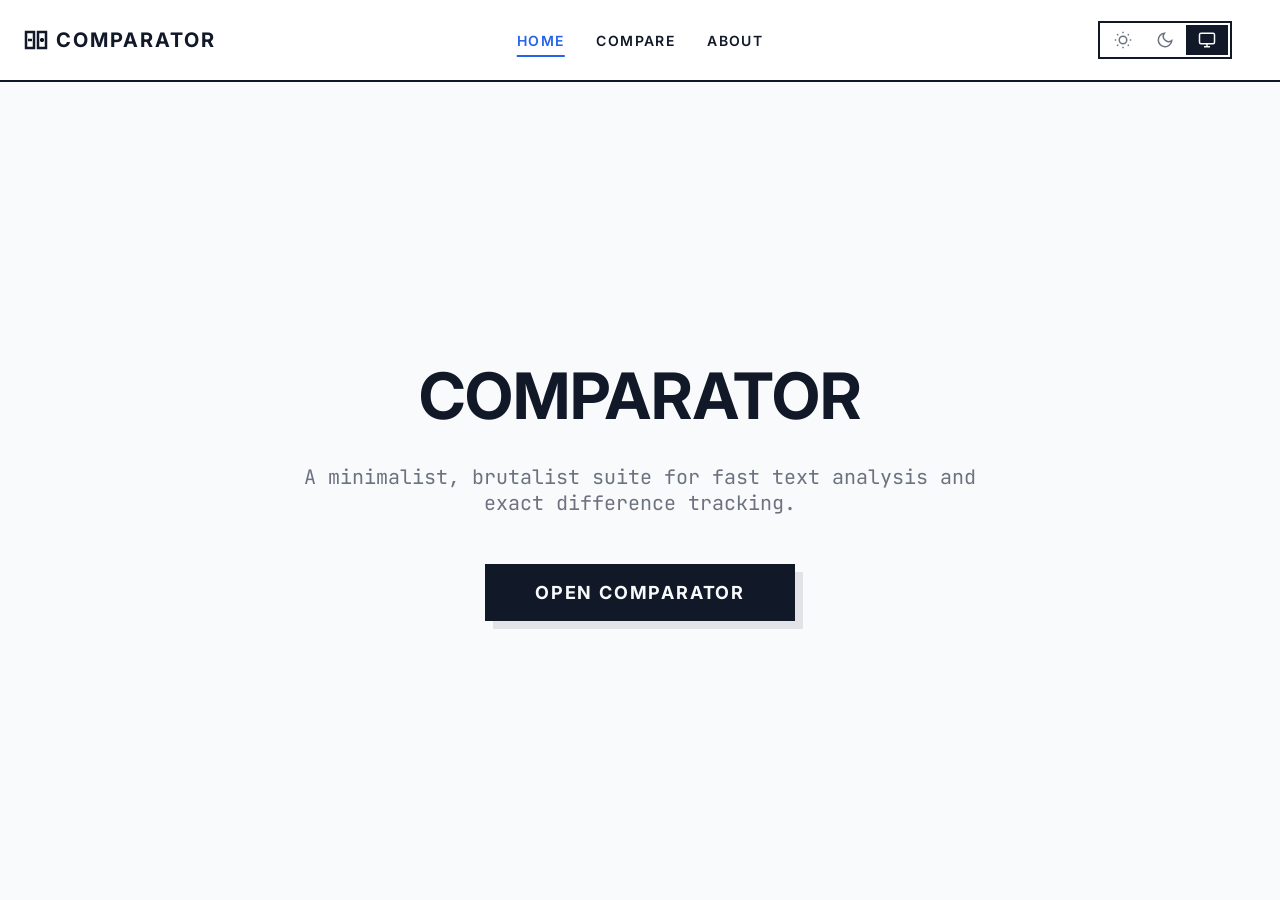
<file: index.html>
<!DOCTYPE html>
<html lang="en">
<head>
    <meta charset="UTF-8">
    <meta name="viewport" content="width=device-width, initial-scale=1.0">
    <title>Comparator | Home</title>
    <link rel="preconnect" href="https://fonts.googleapis.com">
    <link rel="preconnect" href="https://fonts.gstatic.com" crossorigin>
    <link href="https://fonts.googleapis.com/css2?family=Inter:wght@300;400;500;600;700&family=JetBrains+Mono:wght@400;500&display=swap" rel="stylesheet">
    <link rel="stylesheet" href="style.css">
    <!-- Inline script to prevent theme flash -->
    <script>
        const t = localStorage.getItem('theme') || 'system';
        if (t === 'dark' || (t === 'system' && window.matchMedia('(prefers-color-scheme: dark)').matches)) { document.documentElement.classList.add('dark'); }
    </script>
</head>
<body>

    <!-- Change class to set layout: nav-default | nav-left | nav-center | nav-side -->
<!-- Change class to: nav-right (Default), nav-left, or nav-center -->
<!-- Example Mix: Desktop Right Align + Mobile Top Drawer + Floating Container -->
<nav class="navbar nav-center drawer-right nav-bottom">
    <div class="nav-content">
        <!-- 1. Logo -->
        <!-- <a href="index.html" class="nav-logo uppercase tracking-widest">Comparator</a> -->
        <!-- 1. Logo (Replace this in all your HTML files) -->
<a href="index.html" class="nav-logo uppercase tracking-widest" style="display: flex; align-items: center; gap: 0.5rem;">
    <svg xmlns="http://www.w3.org/2000/svg" viewBox="0 0 24 24" fill="none" stroke="currentColor" stroke-width="2.5" style="width: 1.5rem; height: 1.5rem;">
        <!-- Left Document (Minus) -->
        <rect x="2" y="4" width="8" height="16"></rect>
        <line x1="4" y1="12" x2="8" y2="12"></line>
        <!-- Right Document (Plus) -->
        <rect x="14" y="4" width="8" height="16"></rect>
        <line x1="16" y1="12" x2="20" y2="12"></line>
        <line x1="18" y1="10" x2="18" y2="14"></line>
    </svg>
    Comparator
</a>
        <!-- 2. Nav Links & Theme Switcher (Combined for Mobile Drawer Support) -->
        <div class="nav-center-group" id="nav-center-group">
            <div class="nav-links uppercase tracking-widest">
                <a href="index.html" class="nav-link active">Home</a>
                <a href="compare.html" class="nav-link">Compare</a>
                <a href="about.html" class="nav-link">About</a>
            </div>

            <!-- Modern Icon Theme Switcher -->
            <div class="theme-switcher-nav">
                <button id="theme-light" class="theme-icon-btn" aria-label="Light Theme">
                    <svg viewBox="0 0 24 24"><circle cx="12" cy="12" r="5"></circle><line x1="12" y1="1" x2="12" y2="3"></line><line x1="12" y1="21" x2="12" y2="23"></line><line x1="4.22" y1="4.22" x2="5.64" y2="5.64"></line><line x1="18.36" y1="18.36" x2="19.78" y2="19.78"></line><line x1="1" y1="12" x2="3" y2="12"></line><line x1="21" y1="12" x2="23" y2="12"></line><line x1="4.22" y1="19.78" x2="5.64" y2="18.36"></line><line x1="18.36" y1="5.64" x2="19.78" y2="4.22"></line></svg>
                </button>
                <button id="theme-dark" class="theme-icon-btn" aria-label="Dark Theme">
                    <svg viewBox="0 0 24 24"><path d="M21 12.79A9 9 0 1 1 11.21 3 7 7 0 0 0 21 12.79z"></path></svg>
                </button>
                <button id="theme-system" class="theme-icon-btn" aria-label="System Theme">
                    <svg viewBox="0 0 24 24"><rect x="2" y="3" width="20" height="14" rx="2" ry="2"></rect><line x1="8" y1="21" x2="16" y2="21"></line><line x1="12" y1="17" x2="12" y2="21"></line></svg>
                </button>
            </div>
        </div>

        <!-- 3. Mobile Hamburger Toggle -->
        <div class="nav-actions">
            <button class="nav-toggle" id="mobile-menu-btn" aria-label="Toggle menu">
                <div class="hamburger">
                    <span class="line"></span>
                    <span class="line"></span>
                    <span class="line"></span>
                </div>
            </button>
        </div>
    </div>
</nav>

    <main class="container flex-grow" style="display: flex; flex-direction: column; align-items: center; justify-content: center; text-align: center; gap: 2rem; padding: 3rem 1.5rem;">
        <h1 class="uppercase font-bold" style="font-size: clamp(3rem, 5vw, 4.5rem); line-height: 1.1;">Comparator</h1>
        <p class="text-muted font-mono" style="font-size: 1.25rem; max-width: 42rem;">
A minimalist, brutalist suite for fast text analysis and exact difference tracking.        </p>
        <a href="compare.html" class="btn-primary uppercase tracking-widest" style="margin-top: 1rem;">
            Open Comparator
        </a>
    </main>

    <script src="script.js" defer></script>
</body>
</html>
</file>
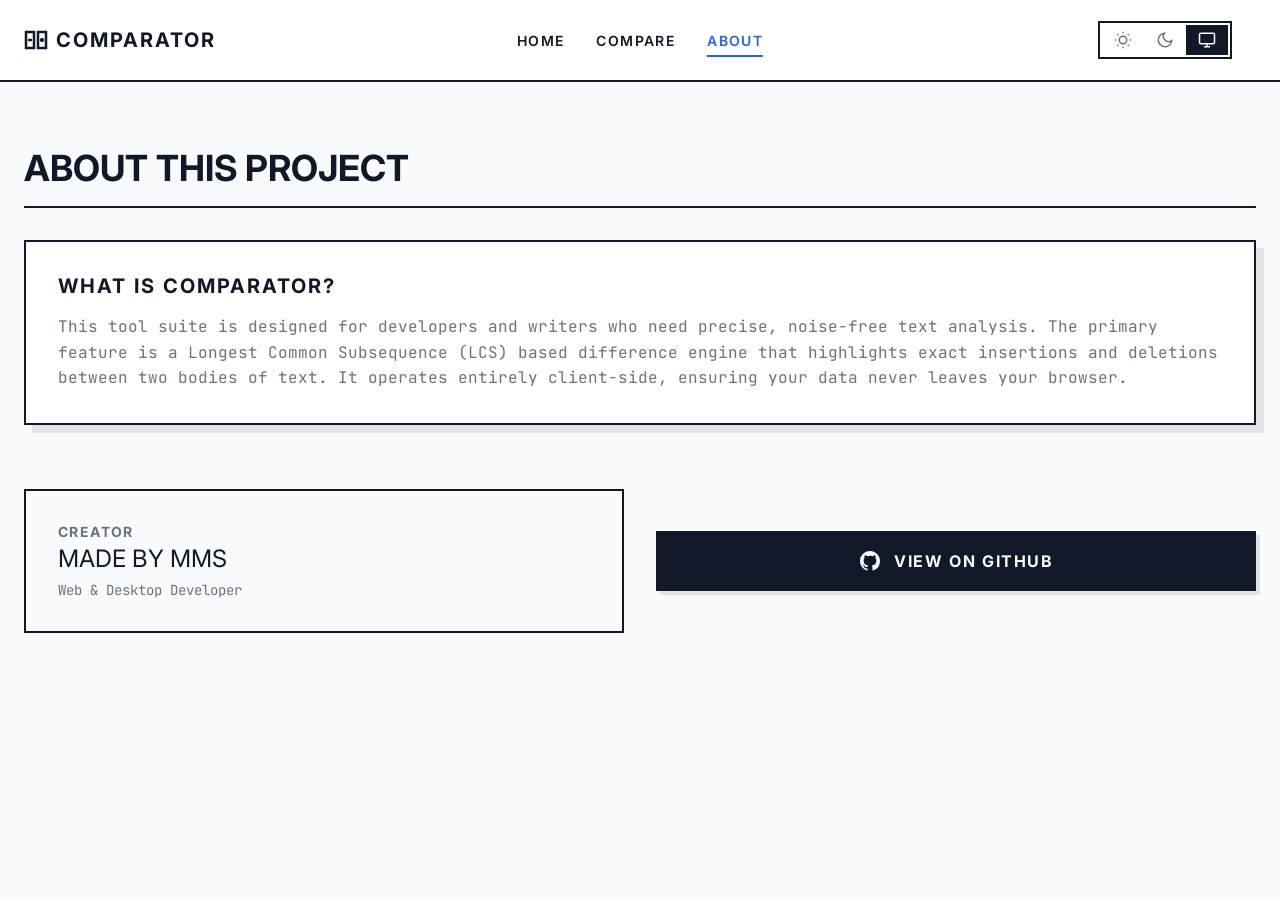
<file: about.html>
<!DOCTYPE html>
<html lang="en">
<head>
    <meta charset="UTF-8">
    <meta name="viewport" content="width=device-width, initial-scale=1.0">
    <title>Comparator | About</title>
    <link rel="preconnect" href="https://fonts.googleapis.com">
    <link rel="preconnect" href="https://fonts.gstatic.com" crossorigin>
    <link href="https://fonts.googleapis.com/css2?family=Inter:wght@300;400;500;600;700&family=JetBrains+Mono:wght@400;500&display=swap" rel="stylesheet">
    <link rel="stylesheet" href="style.css">
    <script>
        const t = localStorage.getItem('theme') || 'system';
        if (t === 'dark' || (t === 'system' && window.matchMedia('(prefers-color-scheme: dark)').matches)) { document.documentElement.classList.add('dark'); }
    </script>
</head>
<body>

    <!-- Desktop Alignments:

nav-right (Default)

nav-left

nav-center

Mobile Drawer Animations:

drawer-right (Default)

drawer-left

drawer-top

drawer-bottom -->

    <!-- Change class to set layout: nav-default | nav-left | nav-center | nav-side -->
<!-- Change class to: nav-right (Default), nav-left, or nav-center -->
<!-- Example Mix: Desktop Right Align + Mobile Top Drawer + Floating Container -->
<nav class="navbar nav-center drawer-right nav-bottom">
    <div class="nav-content">
        <!-- 1. Logo -->
        <!-- <a href="index.html" class="nav-logo uppercase tracking-widest">Comparator</a> -->
        <!-- 1. Logo (Replace this in all your HTML files) -->
<a href="index.html" class="nav-logo uppercase tracking-widest" style="display: flex; align-items: center; gap: 0.5rem;">
    <svg xmlns="http://www.w3.org/2000/svg" viewBox="0 0 24 24" fill="none" stroke="currentColor" stroke-width="2.5" style="width: 1.5rem; height: 1.5rem;">
        <!-- Left Document (Minus) -->
        <rect x="2" y="4" width="8" height="16"></rect>
        <line x1="4" y1="12" x2="8" y2="12"></line>
        <!-- Right Document (Plus) -->
        <rect x="14" y="4" width="8" height="16"></rect>
        <line x1="16" y1="12" x2="20" y2="12"></line>
        <line x1="18" y1="10" x2="18" y2="14"></line>
    </svg>
    Comparator
</a>
        <!-- 2. Nav Links & Theme Switcher (Combined for Mobile Drawer Support) -->
        <div class="nav-center-group" id="nav-center-group">
            <div class="nav-links uppercase tracking-widest">
                <a href="index.html" class="nav-link ">Home</a>
                <a href="compare.html" class="nav-link">Compare</a>
                <a href="about.html" class="nav-link active">About</a>
            </div>

            <!-- Modern Icon Theme Switcher -->
            <div class="theme-switcher-nav">
                <button id="theme-light" class="theme-icon-btn" aria-label="Light Theme">
                    <svg viewBox="0 0 24 24"><circle cx="12" cy="12" r="5"></circle><line x1="12" y1="1" x2="12" y2="3"></line><line x1="12" y1="21" x2="12" y2="23"></line><line x1="4.22" y1="4.22" x2="5.64" y2="5.64"></line><line x1="18.36" y1="18.36" x2="19.78" y2="19.78"></line><line x1="1" y1="12" x2="3" y2="12"></line><line x1="21" y1="12" x2="23" y2="12"></line><line x1="4.22" y1="19.78" x2="5.64" y2="18.36"></line><line x1="18.36" y1="5.64" x2="19.78" y2="4.22"></line></svg>
                </button>
                <button id="theme-dark" class="theme-icon-btn" aria-label="Dark Theme">
                    <svg viewBox="0 0 24 24"><path d="M21 12.79A9 9 0 1 1 11.21 3 7 7 0 0 0 21 12.79z"></path></svg>
                </button>
                <button id="theme-system" class="theme-icon-btn" aria-label="System Theme">
                    <svg viewBox="0 0 24 24"><rect x="2" y="3" width="20" height="14" rx="2" ry="2"></rect><line x1="8" y1="21" x2="16" y2="21"></line><line x1="12" y1="17" x2="12" y2="21"></line></svg>
                </button>
            </div>
        </div>

        <!-- 3. Mobile Hamburger Toggle -->
        <div class="nav-actions">
            <button class="nav-toggle" id="mobile-menu-btn" aria-label="Toggle menu">
                <div class="hamburger">
                    <span class="line"></span>
                    <span class="line"></span>
                    <span class="line"></span>
                </div>
            </button>
        </div>
    </div>
</nav>

<main class="container container-sm flex-grow" style="display: flex; flex-direction: column; gap: 2rem; margin-top: 2rem;">
        
        <header style="border-bottom: 2px solid var(--border-color); padding-bottom: 1rem;">
            <h1 class="uppercase font-bold" style="font-size: 2.25rem;">About This Project</h1>
        </header>

        <!-- Description -->
        <section class="card">
            <h2 class="uppercase tracking-widest" style="font-size: 1.25rem; margin-bottom: 1rem;">What is Comparator?</h2>
            <p class="font-mono text-muted" style="line-height: 1.6;">
                This tool suite is designed for developers and writers who need precise, noise-free text analysis. The primary feature is a Longest Common Subsequence (LCS) based difference engine that highlights exact insertions and deletions between two bodies of text. It operates entirely client-side, ensuring your data never leaves your browser.
            </p>
        </section>

        <!-- Credits -->
        <section style="display: grid; grid-template-columns: repeat(auto-fit, minmax(280px, 1fr)); gap: 2rem; margin-top: 2rem;">
            <div style="border: 2px solid var(--border-color); padding: 2rem; display: flex; flex-direction: column; justify-content: center;">
                <h3 class="text-muted uppercase tracking-widest" style="font-size: 0.875rem; margin-bottom: 0.25rem;">Creator</h3>
                <p class="uppercase font-bold" style="font-size: 1.5rem;">Made by MMS</p>
                <p class="font-mono text-muted" style="font-size: 0.875rem; margin-top: 0.5rem;">Web & Desktop Developer</p>
            </div>

            <div style="display: flex; align-items: center; justify-content: center;">
                <a href="https://github.com/MMSSB/Comparator.com" target="_blank" rel="noopener noreferrer" class="btn-primary uppercase tracking-widest" style="width: 100%; font-size: 1rem; box-shadow: var(--shadow-sm);">
                    <svg style="width: 1.5rem; height: 1.5rem;" fill="currentColor" viewBox="0 0 24 24" aria-hidden="true"><path fill-rule="evenodd" d="M12 2C6.477 2 2 6.484 2 12.017c0 4.425 2.865 8.18 6.839 9.504.5.092.682-.217.682-.483 0-.237-.008-.868-.013-1.703-2.782.605-3.369-1.343-3.369-1.343-.454-1.158-1.11-1.466-1.11-1.466-.908-.62.069-.608.069-.608 1.003.07 1.531 1.032 1.531 1.032.892 1.53 2.341 1.088 2.91.832.092-.647.35-1.088.636-1.338-2.22-.253-4.555-1.113-4.555-4.951 0-1.093.39-1.988 1.029-2.688-.103-.253-.446-1.272.098-2.65 0 0 .84-.27 2.75 1.026A9.564 9.564 0 0112 6.844c.85.004 1.705.115 2.504.337 1.909-1.296 2.747-1.027 2.747-1.027.546 1.379.202 2.398.1 2.651.64.7 1.028 1.595 1.028 2.688 0 3.848-2.339 4.695-4.566 4.943.359.309.678.92.678 1.855 0 1.338-.012 2.419-.012 2.747 0 .268.18.58.688.482A10.019 10.019 0 0022 12.017C22 6.484 17.522 2 12 2z" clip-rule="evenodd" /></svg>
                    View on GitHub
                </a>
            </div>
        </section>
    </main>

    <script src="script.js" defer></script>
</body>
</html>
</file>
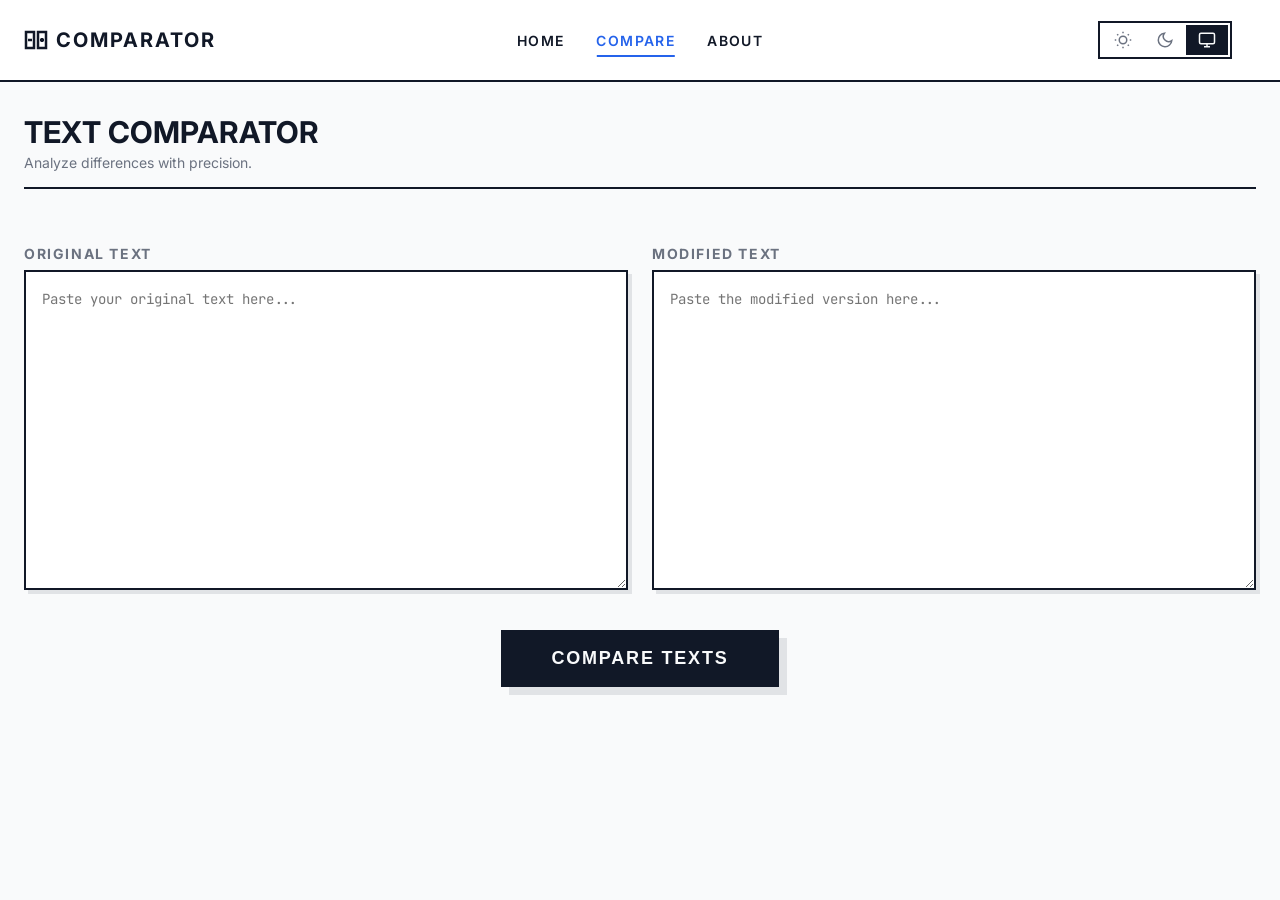
<file: compare.html>
<!DOCTYPE html>
<html lang="en">
<head>
    <meta charset="UTF-8">
    <meta name="viewport" content="width=device-width, initial-scale=1.0">
    <title>Comparator | Compare</title>
    <link rel="preconnect" href="https://fonts.googleapis.com">
    <link rel="preconnect" href="https://fonts.gstatic.com" crossorigin>
    <link href="https://fonts.googleapis.com/css2?family=Inter:wght@300;400;500;600;700&family=JetBrains+Mono:wght@400;500&display=swap" rel="stylesheet">
    <link rel="stylesheet" href="style.css">
    <script>
        const t = localStorage.getItem('theme') || 'system';
        if (t === 'dark' || (t === 'system' && window.matchMedia('(prefers-color-scheme: dark)').matches)) { document.documentElement.classList.add('dark'); }
    </script>
</head>
<body>

    <!-- Change class to set layout: nav-default | nav-left | nav-center | nav-side -->
<!-- Change class to: nav-right (Default), nav-left, or nav-center -->
<!-- Example Mix: Desktop Right Align + Mobile Top Drawer + Floating Container -->
<nav class="navbar nav-center drawer-right nav-bottom">
    <div class="nav-content">
        <!-- 1. Logo -->
        <!-- <a href="index.html" class="nav-logo uppercase tracking-widest">Comparator</a> -->
        <!-- 1. Logo (Replace this in all your HTML files) -->
<a href="index.html" class="nav-logo uppercase tracking-widest" style="display: flex; align-items: center; gap: 0.5rem;">
    <svg xmlns="http://www.w3.org/2000/svg" viewBox="0 0 24 24" fill="none" stroke="currentColor" stroke-width="2.5" style="width: 1.5rem; height: 1.5rem;">
        <!-- Left Document (Minus) -->
        <rect x="2" y="4" width="8" height="16"></rect>
        <line x1="4" y1="12" x2="8" y2="12"></line>
        <!-- Right Document (Plus) -->
        <rect x="14" y="4" width="8" height="16"></rect>
        <line x1="16" y1="12" x2="20" y2="12"></line>
        <line x1="18" y1="10" x2="18" y2="14"></line>
    </svg>
    Comparator
</a>
        <!-- 2. Nav Links & Theme Switcher (Combined for Mobile Drawer Support) -->
        <div class="nav-center-group" id="nav-center-group">
            <div class="nav-links uppercase tracking-widest">
                <a href="index.html" class="nav-link ">Home</a>
                <a href="compare.html" class="nav-link active">Compare</a>
                <a href="about.html" class="nav-link">About</a>
            </div>

            <!-- Modern Icon Theme Switcher -->
            <div class="theme-switcher-nav">
                <button id="theme-light" class="theme-icon-btn" aria-label="Light Theme">
                    <svg viewBox="0 0 24 24"><circle cx="12" cy="12" r="5"></circle><line x1="12" y1="1" x2="12" y2="3"></line><line x1="12" y1="21" x2="12" y2="23"></line><line x1="4.22" y1="4.22" x2="5.64" y2="5.64"></line><line x1="18.36" y1="18.36" x2="19.78" y2="19.78"></line><line x1="1" y1="12" x2="3" y2="12"></line><line x1="21" y1="12" x2="23" y2="12"></line><line x1="4.22" y1="19.78" x2="5.64" y2="18.36"></line><line x1="18.36" y1="5.64" x2="19.78" y2="4.22"></line></svg>
                </button>
                <button id="theme-dark" class="theme-icon-btn" aria-label="Dark Theme">
                    <svg viewBox="0 0 24 24"><path d="M21 12.79A9 9 0 1 1 11.21 3 7 7 0 0 0 21 12.79z"></path></svg>
                </button>
                <button id="theme-system" class="theme-icon-btn" aria-label="System Theme">
                    <svg viewBox="0 0 24 24"><rect x="2" y="3" width="20" height="14" rx="2" ry="2"></rect><line x1="8" y1="21" x2="16" y2="21"></line><line x1="12" y1="17" x2="12" y2="21"></line></svg>
                </button>
            </div>
        </div>

        <!-- 3. Mobile Hamburger Toggle -->
        <div class="nav-actions">
            <button class="nav-toggle" id="mobile-menu-btn" aria-label="Toggle menu">
                <div class="hamburger">
                    <span class="line"></span>
                    <span class="line"></span>
                    <span class="line"></span>
                </div>
            </button>
        </div>
    </div>
</nav>

    <div class="container flex-grow" style="display: flex; flex-direction: column; gap: 2rem;">
        
        <header class="compare-header">
            <div>
                <h1 class="uppercase font-bold" style="font-size: 1.875rem;">Text Comparator</h1>
                <p class="text-muted" style="font-size: 0.875rem; margin-top: 0.25rem;">Analyze differences with precision.</p>
            </div>
        </header>

        <main style="display: flex; flex-direction: column; gap: 1.5rem;">
            <div class="compare-grid">
                <div class="textarea-group uppercase tracking-widest">
                    <label for="text-original" class="textarea-label text-muted">Original Text</label>
                    <textarea id="text-original" spellcheck="false" placeholder="Paste your original text here..." class="textarea font-mono"></textarea>
                </div>

                <div class="textarea-group uppercase tracking-widest">
                    <label for="text-modified" class="textarea-label text-muted">Modified Text</label>
                    <textarea id="text-modified" spellcheck="false" placeholder="Paste the modified version here..." class="textarea font-mono"></textarea>
                </div>
            </div>

            <div style="display: flex; justify-content: center; margin: 1rem 0;">
                <button id="compare-btn" class="btn-primary uppercase tracking-widest">Compare Texts</button>
            </div>

            <div id="results-container" class="hidden" style="display: flex; flex-direction: column; gap: 0.5rem; margin-bottom: 3rem;">
                <div style="display: flex; justify-content: space-between; align-items: flex-end;">
                    <label class="textarea-label text-muted uppercase tracking-widest">Comparison Result</label>
                    <div class="diff-legend font-mono uppercase">
                        <span class="diff-legend-item"><span class="diff-box add"></span> Additions</span>
                        <span class="diff-legend-item"><span class="diff-box del"></span> Deletions</span>
                    </div>
                </div>
                <div id="diff-output" class="card diff-output"></div>
            </div>
        </main>
    </div>

    <script src="script.js" defer></script>
    <script src="compare.js" defer></script>
</body>
</html>
</file>
<file: style.css>
/* --- CSS Variables & Theming --- */
:root {
    --bg-main: #f9fafb;
    --bg-surface: #ffffff;
    --text-main: #111827;
    --text-muted: #6b7280;
    --border-color: #111827;
    --accent: #2563eb;
    
    --shadow-sm: 4px 4px 0 0 rgba(17, 24, 39, 0.1);
    --shadow-lg: 8px 8px 0 0 rgba(17, 24, 39, 0.1);

    --diff-add-bg: #bbf7d0;
    --diff-add-text: #14532d;
    --diff-del-bg: #fecaca;
    --diff-del-text: #7f1d1d;
    --diff-border-add: #22c55e;
    --diff-border-del: #ef4444;
}

.dark {
    --bg-main: #050505;
    --bg-surface: #0a0a0a;
    --text-main: #f3f4f6;
    --text-muted: #9ca3af;
    --border-color: #f3f4f6;
    --accent: #3b82f6;

    --shadow-sm: 4px 4px 0 0 rgba(255, 255, 255, 0.05);
    --shadow-lg: 8px 8px 0 0 rgba(255, 255, 255, 0.05);

    --diff-add-bg: rgba(34, 197, 94, 0.2);
    --diff-add-text: #4ade80;
    --diff-del-bg: rgba(239, 68, 68, 0.2);
    --diff-del-text: #f87171;
}

/* --- Resets --- */
* { box-sizing: border-box; margin: 0; padding: 0; border-radius: 0 !important;
  -webkit-tap-highlight-color: transparent;
 }
body {
    font-family: 'Inter', sans-serif;
    background-color: var(--bg-main); color: var(--text-main);
    min-height: 100vh; display: flex; flex-direction: column;
    transition: background-color 0.3s ease, color 0.3s ease;
    -webkit-font-smoothing: antialiased;
}

::-webkit-scrollbar { width: 10px; height: 10px; }
::-webkit-scrollbar-track { background: transparent; }
::-webkit-scrollbar-thumb { background: #d1d5db; }
::-webkit-scrollbar-thumb:hover { background: #9ca3af; }
.dark ::-webkit-scrollbar-thumb { background: #374151; }
.dark ::-webkit-scrollbar-thumb:hover { background: #4b5563; }

.font-mono { font-family: 'JetBrains Mono', monospace; }
.uppercase { text-transform: uppercase; }
.tracking-widest { letter-spacing: 0.1em; }
.text-muted { color: var(--text-muted); }
.container { width: 100%; max-width: 80rem; margin: 0 auto; padding: 2rem 1.5rem; }
.flex-grow { flex-grow: 1; }
.hidden { display: none !important; }

/* --- Navigation Base --- */
.navbar {
    background-color: var(--bg-surface);
    border-bottom: 2px solid var(--border-color);
    position: sticky; 
    top: 0;
    z-index: 1000;
    transition: all 0.3s ease;
}

/* Dynamic Floating Option */
.navbar.nav-dynamic {
    margin: 1rem auto;
    width: calc(100% - 2rem);
    max-width: 80rem;
    border: 2px solid var(--border-color);
    box-shadow: var(--shadow-lg);
    top: 1rem;
}

.nav-content {
    max-width: 80rem; margin: 0 auto; padding: 0 1.5rem;
    display: flex; align-items: center; justify-content: space-between;
    height: 5rem;
    position: relative;
    z-index: 100;
    background-color: var(--bg-surface);
}

.nav-logo { font-size: 1.25rem; font-weight: 700; text-decoration: none; color: inherit; transition: color 0.2s;}
.nav-logo:hover { color: var(--accent); }

/* --- Links & Desktop Alignments --- */
.nav-center-group { 
    display: flex; 
    flex-grow: 1; 
    align-items: center; 
}
.nav-links { display: flex; gap: 2rem; font-size: 0.875rem; font-weight: 600; }

.nav-link {
    text-decoration: none; color: inherit; position: relative; padding: 0.25rem 0; transition: color 0.2s;
}
.nav-link:hover, .nav-link.active { color: var(--accent); }
.nav-link::after {
    content: ''; position: absolute; bottom: -4px; left: 0; width: 0%; height: 2px;
    background-color: var(--accent); transition: width 0.3s cubic-bezier(0.4, 0, 0.2, 1);
}
.nav-link:hover::after, .nav-link.active::after { width: 100%; }

@media (min-width: 769px) {
    .navbar.nav-right .nav-center-group { justify-content: flex-end; gap: 2.5rem; }
    
    .navbar.nav-left .nav-center-group { justify-content: flex-start; gap: 2.5rem; margin-left: 2.5rem; }
    .navbar.nav-left .theme-switcher-nav { margin-left: auto; }
    
    .navbar.nav-center .nav-center-group { justify-content: center; }
    .navbar.nav-center .nav-links { position: absolute; left: 50%; transform: translateX(-50%); }
    .navbar.nav-center .theme-switcher-nav { margin-left: auto; }
}

/* Theme Switcher block */
.theme-switcher-nav {
    display: flex; border: 2px solid var(--border-color); background-color: var(--bg-surface); padding: 2px;
}
.theme-icon-btn {
    background: none; border: none; cursor: pointer; padding: 0.375rem 0.75rem;
    color: var(--text-muted); transition: all 0.2s; display: flex; align-items: center; justify-content: center;
}
.theme-icon-btn svg { width: 1.125rem; height: 1.125rem; stroke: currentColor; stroke-width: 2; fill: none; }
.theme-icon-btn:hover:not(.active) { color: var(--text-main); background-color: rgba(128, 128, 128, 0.1); }
.theme-icon-btn.active { background-color: var(--text-main); color: var(--bg-main); }

/* Hamburger Button */
.nav-actions { display: flex; align-items: center; margin-left: 1.5rem; z-index: 100; }
.nav-toggle { display: none; background: none; border: none; color: var(--text-main); cursor: pointer; padding: 0.5rem; }
.hamburger { width: 24px; height: 18px; display: flex; flex-direction: column; justify-content: space-between; }
.hamburger .line {
    display: block; width: 100%; height: 2px; background-color: currentColor;
    transition: transform 0.3s cubic-bezier(0.4, 0, 0.2, 1), opacity 0.3s ease;
}
.nav-toggle.is-active .line:nth-child(1) { transform: translateY(8px) rotate(45deg); }
.nav-toggle.is-active .line:nth-child(2) { opacity: 0; }
.nav-toggle.is-active .line:nth-child(3) { transform: translateY(-8px) rotate(-45deg); }

/* --- Mobile Menu Drawers --- */
@media (max-width: 768px) {
    .nav-toggle { display: block; }
    .navbar.nav-dynamic { margin: 0; width: 100%; border-left: none; border-right: none; border-top: none; top: 0; }
    
    .nav-center-group {
        position: fixed; background-color: var(--bg-surface);
        display: flex; flex-direction: column; justify-content: center; align-items: center;
        z-index: 90; gap: 3rem;
        transition: all 0.4s cubic-bezier(0.4, 0, 0.2, 1);
    }
    .nav-links { flex-direction: column; align-items: center; gap: 2rem; font-size: 1.25rem; }
    
    /* Dynamic Mobile Modifiers */
    .navbar.drawer-right .nav-center-group { top: 0; right: -100%; width: 18rem; height: 100vh; border-left: 2px solid var(--border-color); }
    .navbar.drawer-right .nav-center-group.menu-open { right: 0; }

    .navbar.drawer-left .nav-center-group { top: 0; left: -100%; width: 18rem; height: 100vh; border-right: 2px solid var(--border-color); }
    .navbar.drawer-left .nav-center-group.menu-open { left: 0; }

    .navbar.drawer-top .nav-center-group { top: -100vh; left: 0; width: 100%; height: auto; padding: 7rem 0 3rem 0; border-bottom: 2px solid var(--border-color); }
    .navbar.drawer-top .nav-center-group.menu-open { top: 0; }

    .navbar.drawer-bottom .nav-center-group { bottom: -100vh; left: 0; width: 100%; height: auto; padding: 3rem 0 7rem 0; border-top: 2px solid var(--border-color); }
    .navbar.drawer-bottom .nav-center-group.menu-open { bottom: 0; }
}

/* --- UI Components & Compare Tools --- */
.btn-primary {
    display: inline-flex; align-items: center; justify-content: center; gap: 0.75rem;
    padding: 1rem 3rem; background-color: var(--text-main); color: var(--bg-main);
    font-weight: 700; font-size: 1.125rem; text-decoration: none; border: 2px solid transparent;
    cursor: pointer; box-shadow: var(--shadow-lg); transition: transform 0.1s, background-color 0.2s;
}
.btn-primary:hover { background-color: var(--accent); color: #fff; }
.btn-primary:active { transform: scale(0.95); }

.card { background-color: var(--bg-surface); border: 2px solid var(--border-color); padding: 2rem; box-shadow: var(--shadow-lg); }
.textarea-group { display: flex; flex-direction: column; gap: 0.5rem; }
.textarea-label { font-size: 0.875rem; font-weight: 700; }
.textarea {
    width: 100%; height: 20rem; padding: 1rem; background-color: var(--bg-surface); color: var(--text-main);
    border: 2px solid var(--border-color); font-size: 0.875rem; line-height: 1.6; resize: vertical; box-shadow: var(--shadow-sm); transition: border-color 0.2s;
}
.textarea:focus { outline: none; border-color: var(--accent); }

.compare-grid { display: grid; grid-template-columns: 1fr; gap: 1.5rem; }
@media (min-width: 1024px) { .compare-grid { grid-template-columns: 1fr 1fr; } }
.compare-header { display: flex; flex-wrap: wrap; justify-content: space-between; align-items: center; gap: 1rem; padding-bottom: 1rem; margin-bottom: 1.5rem; border-bottom: 2px solid var(--border-color); }
.diff-legend { display: flex; gap: 1rem; font-size: 0.75rem; }
.diff-legend-item { display: flex; align-items: center; gap: 0.25rem; }
.diff-box { width: 12px; height: 12px; border: 1px solid; }
.diff-box.add { background-color: var(--diff-add-bg); border-color: var(--diff-border-add); }
.diff-box.del { background-color: var(--diff-del-bg); border-color: var(--diff-border-del); }
.diff-output { min-height: 16rem; white-space: pre-wrap; font-size: 1rem; line-height: 1.6; }
ins { background-color: var(--diff-add-bg); color: var(--diff-add-text); text-decoration: none; padding: 0.125rem 0; }
del { background-color: var(--diff-del-bg); color: var(--diff-del-text); text-decoration: line-through; padding: 0.125rem 0; }
</file>
